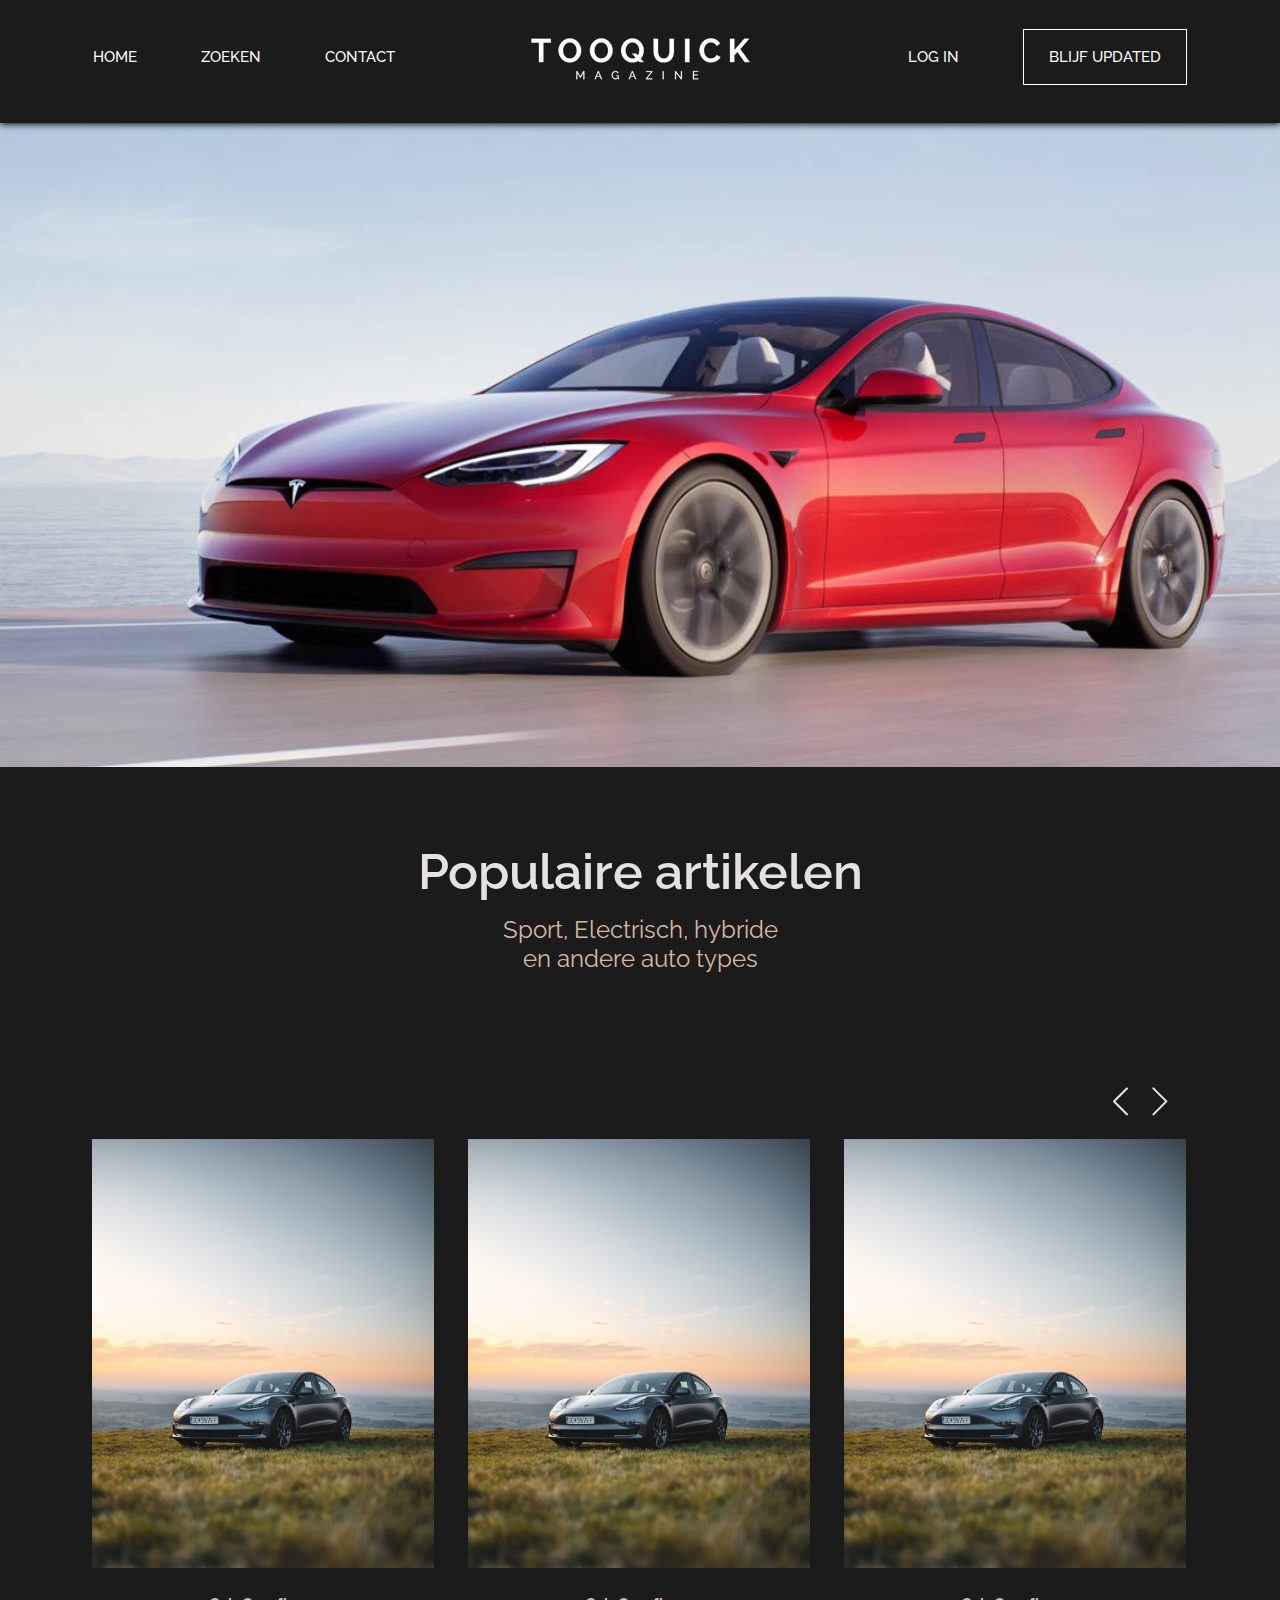
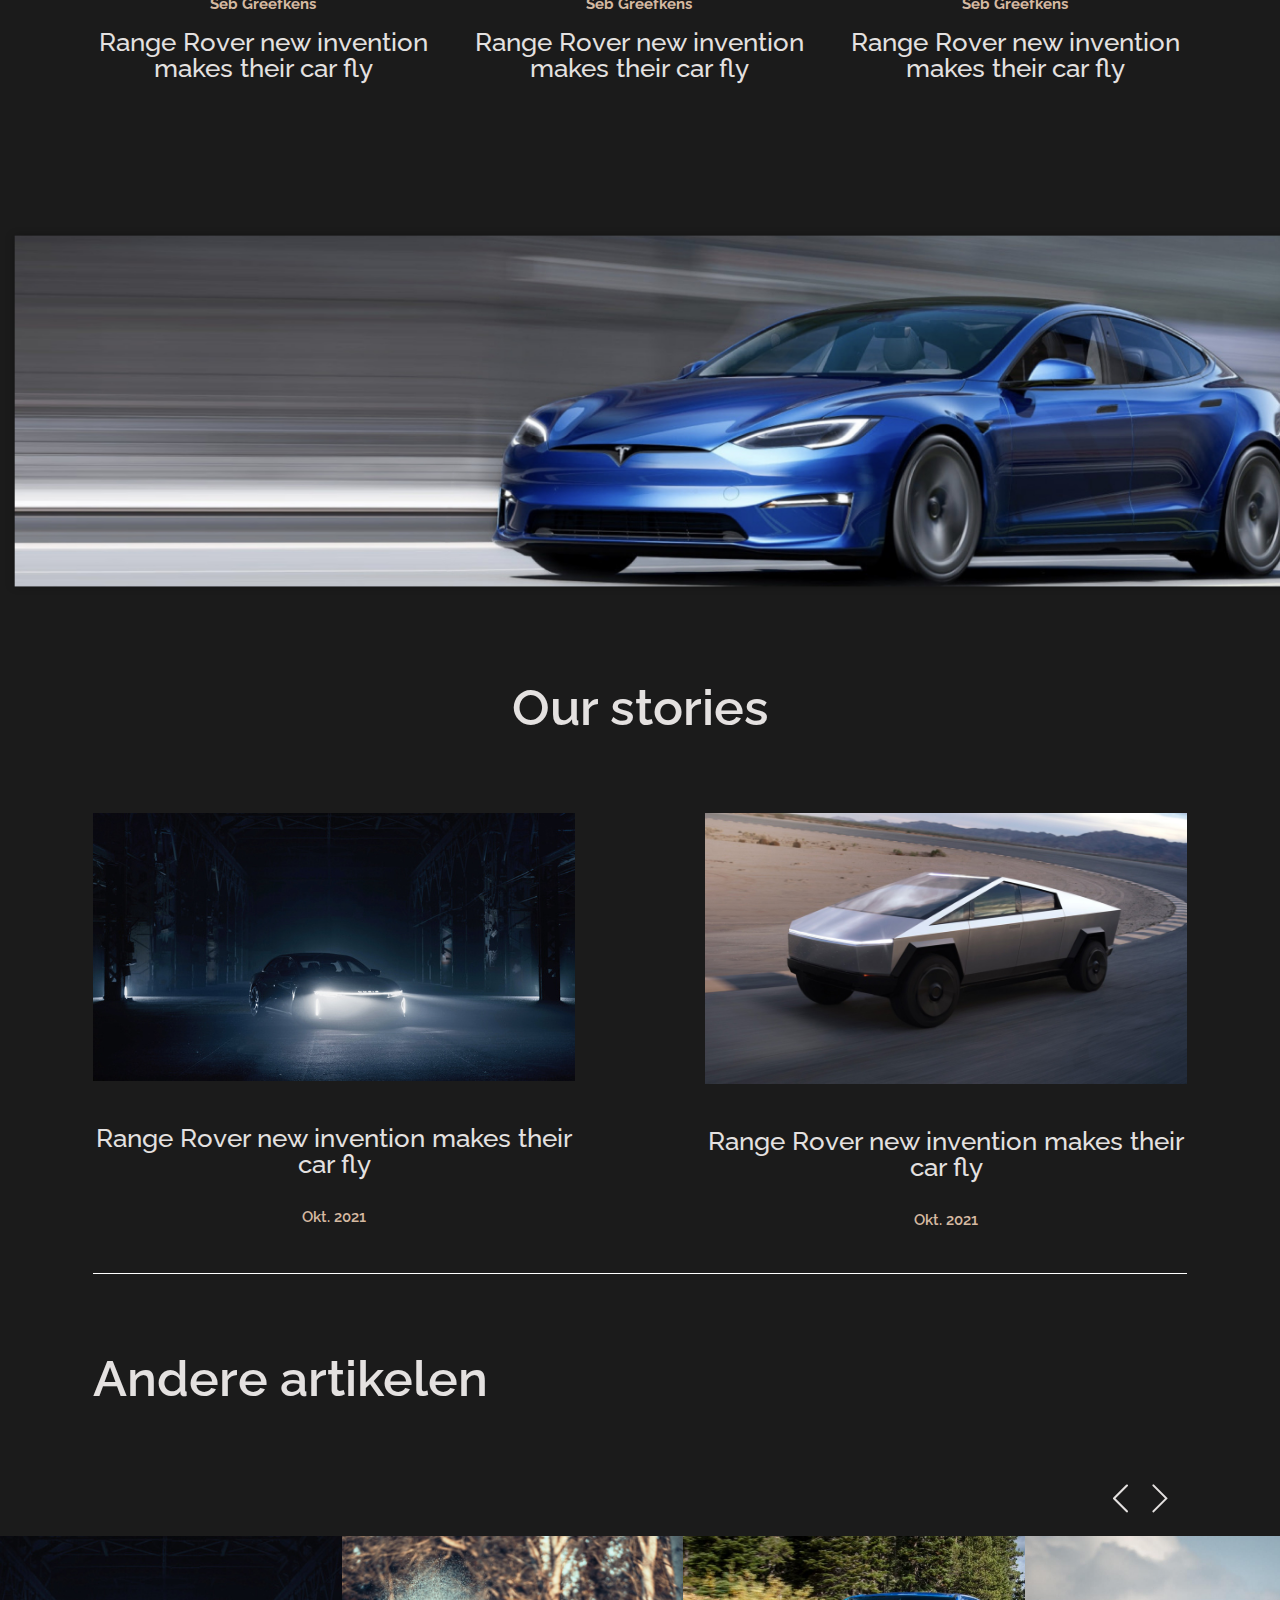
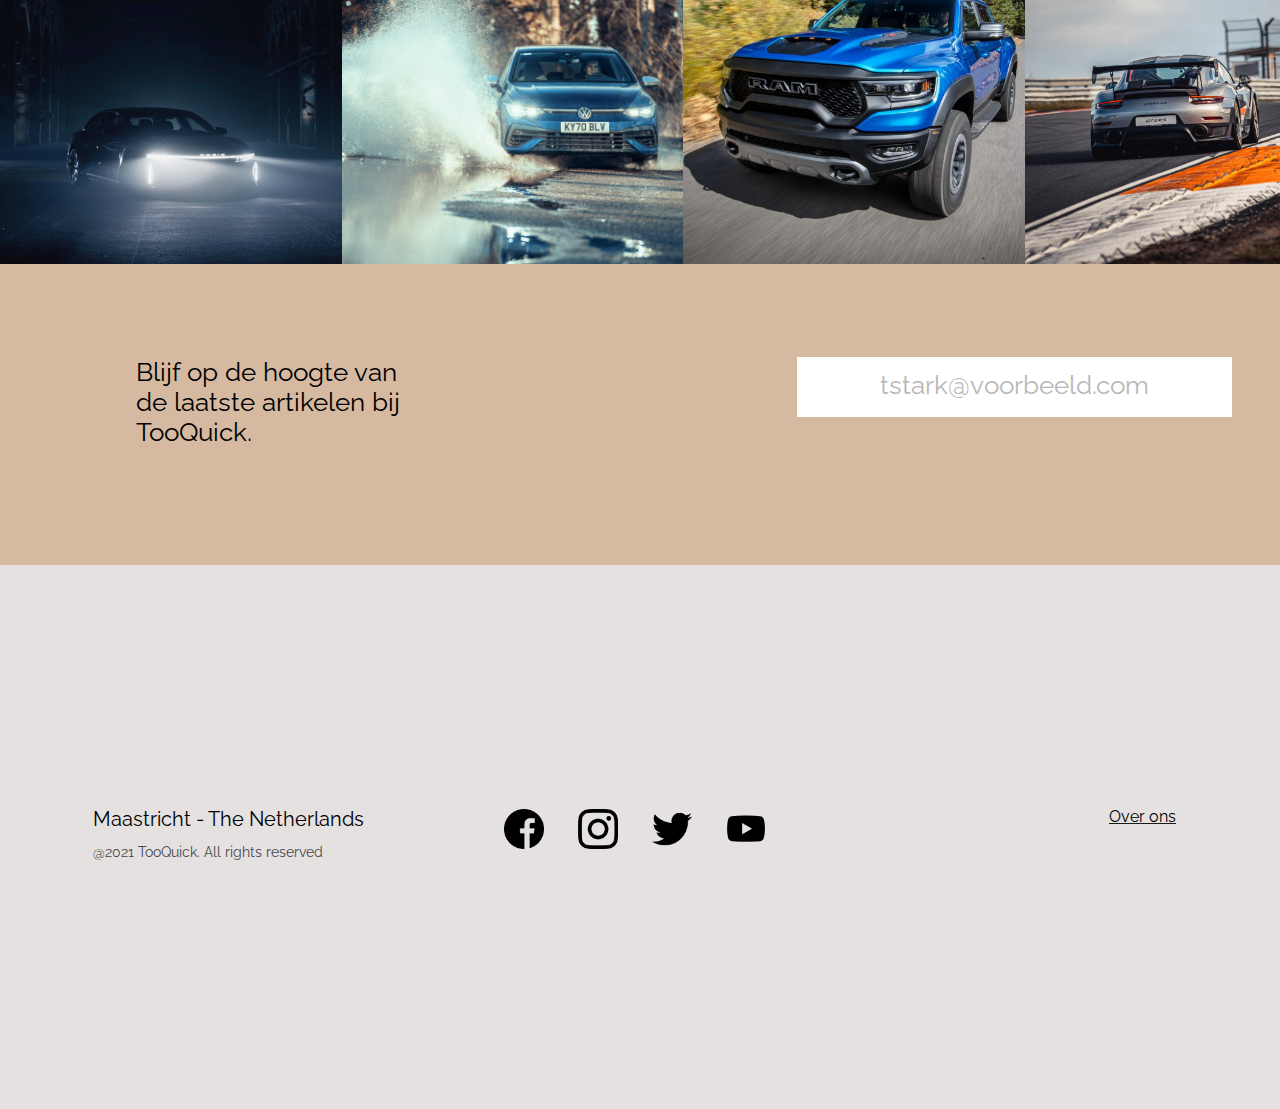
<file: index.html>
<!DOCTYPE html>
<html lang="en">

<head>
    <meta charset="UTF-8">
    <meta http-equiv="X-UA-Compatible" content="IE=edge">
    <meta name="viewport" content="width=device-width, initial-scale=1.0">
    <title>WEBMAGAZINE</title>
    <link rel="stylesheet" href="css/reset.css">
    <link rel="stylesheet" href="css/style.css">
    <link rel="preconnect" href="https://fonts.googleapis.com">
    <link rel="preconnect" href="https://fonts.gstatic.com" crossorigin>
    <link href="https://fonts.googleapis.com/css2?family=Raleway:wght@400;500;600;700&display=swap" rel="stylesheet">
</head>

<body>
    <header>
        <nav>
            <div class="links">
            <ul class="nav1">
                <li> <a href="/">HOME</a></li>
                <li> <a href="/">ZOEKEN</a></li>
                <li> <a href="/">CONTACT</a></li>
            </ul>
            </div>
        <div class="midden">
            <img class="" src="img/tooquick logo white.png" alt="tooquick logo">
        </div>
        <div class="rechts">
            <ul class="nav2">
                <li> <a href="/">LOG IN</a></li>
                <li> <a id="boxed" href="/">BLIJF UPDATED</a></li>
            </ul>
        </div>
            <div class="clear" ></div>
        </nav>
    </header>

    <section class="section-full1"></section>

    <section class="section-float">
        <h1>Populaire artikelen</h1>
        <h2>Sport, Electrisch, hybride
            en andere auto types</h2>

            <section class="section-page">
                <img class="page" src="img/Group 11.png" alt="">
                <img class="page" src="img/Group 17.png" alt="">
            </section>

            <div class="container">
                <div class="blok blok1">
                    <a href="nextpage.html">
                        <img class="img-blok1" src="img/photo-1571987502227-9231b837d92a.jpg"
                            alt="Land Rover">
                    </a>
                    <p class="seb">Seb Greefkens</p>
                    <p class="pop">Range Rover new invention
                        makes their car fly</p>
                </div>
                <div class="blok blok2">
                    <a href="nextpage.html">
                        <img class="img-blok1" src="img/photo-1571987502227-9231b837d92a.jpg"
                            alt="Land Rover">
                    </a>	
                    <p class="seb">Seb Greefkens</p>
                    <p class="pop">Range Rover new invention
                        makes their car fly</p>
                </div>
                <div class="blok blok3">
                    <a href="nextpage.html">
                        <img class="img-blok1" src="img/photo-1571987502227-9231b837d92a.jpg"
                            alt="Land Rover">
                    </a>
                    <p class="seb">Seb Greefkens</p>
                    <p class="pop">Range Rover new invention
                        makes their car fly</p>
                </div>
                <div class="clear"></div>
            </div>

    </section>

    <section class="section-full">
        <div>
            <a href="nextpage.html">
                <img class="img-blok4" src="img/Tesla-Model-S-Facelift-2021-FOTO-0013.png" alt="Tesla Model S">
            </a>
        </div>
    </section>

    <section class="section-stories">
        <h1 class="vid">Our stories</h1>

        <div class="container">

                <div class="blok5 blok">
                    <a href="nextpage.html">
                        <img class="img-blok5" src="img/lucid-air-dreamdrive-thumb.jpg"
                            alt="Lucid air">
                    </a>
                <p class="artikel-tekst">Range Rover new invention
                    makes their car fly</p>
                <p class="artikel-datum">Okt. 2021</p>
                </div>

                <div class="blok6 blok">
                    <a href="nextpage.html">
                        <img class="img-blok5" src="img/XfFY6Z6WrhVNoFZPEVeppg.jpg"
                            alt="Cybertruck">
                    </a>
                <p class="artikel-tekst">Range Rover new invention
                    makes their car fly</p>
                <p class="artikel-datum">Okt. 2021</p>
                </div>
            <div class="clear"></div>
        </div>

        <div id="hor-line"></div>
    </section>

    <section>
        <h1 class="andere-artikelen">Andere artikelen</h1>
    </section>

    <section class="section-page">
        <img class="page" src="img/Group 11.png" alt="">
        <img class="page" src="img/Group 17.png" alt="">
    </section>

    <section class="section-full">
        <div class="footer-blok1">
            <a href="nextpage.html">
                <img class="img-blok6" src="img/lucid-air-dreamdrive-thumb.jpg"
                    alt=""></a>
        </div>
        <div class="footer-blok1">
            <a href="nextpage.html">
                <img class="img-blok6" src="img/volkswagen-golf-r-rijder-voor-waterplas-2048x1365.jpg"
                    alt=""></a>
        </div>
        <div class="footer-blok1">
            <a href="nextpage.html">
                <img class="img-blok6" src="img/ram-trx-rijder-3-4-voor-2021-e1635500353802.jpg"
                    alt=""></a>
        </div>
        <div class="footer-blok1">
            <a href="nextpage.html">
                <img class="img-blok6" src="img/porsche-911-gt2-rs-mr-ronderecord-zandvoort-11-scaled.jpg"
                    alt=""></a>
        </div>
        <div class="clear"></div>
    </section>

    <section class="section-full2">
        <div class="section-full">
            <p id="tekst-contact">Blijf op de hoogte
                van de laatste artikelen
                bij TooQuick.</p>
            <div class="blok-mail">
                <p id="stark">tstark@voorbeeld.com</p>
            </div>

        </div>
        <div class="clear"></div>
    </section>
    <div class="section-full3">
        <section>
        <div class="social">
            <p id="tekst-contact2">Maastricht - The Netherlands</p>
        <p id="tekst-contact3">@2021 TooQuick. All rights reserved</p>
    </div>
        <div class="social media">
            <img class="socials" src="img/facebook.png" alt="">
            <img class="socials" src="img/instagram.png" alt="">
            <img class="socials" src="img/twitter.png" alt="">
            <img class="" src="img/youtube.png" alt="">
        </div>
        <div class="social ons"><p>Over ons</p></div>
    </section>
    </div>
</body>

</html>
</file>
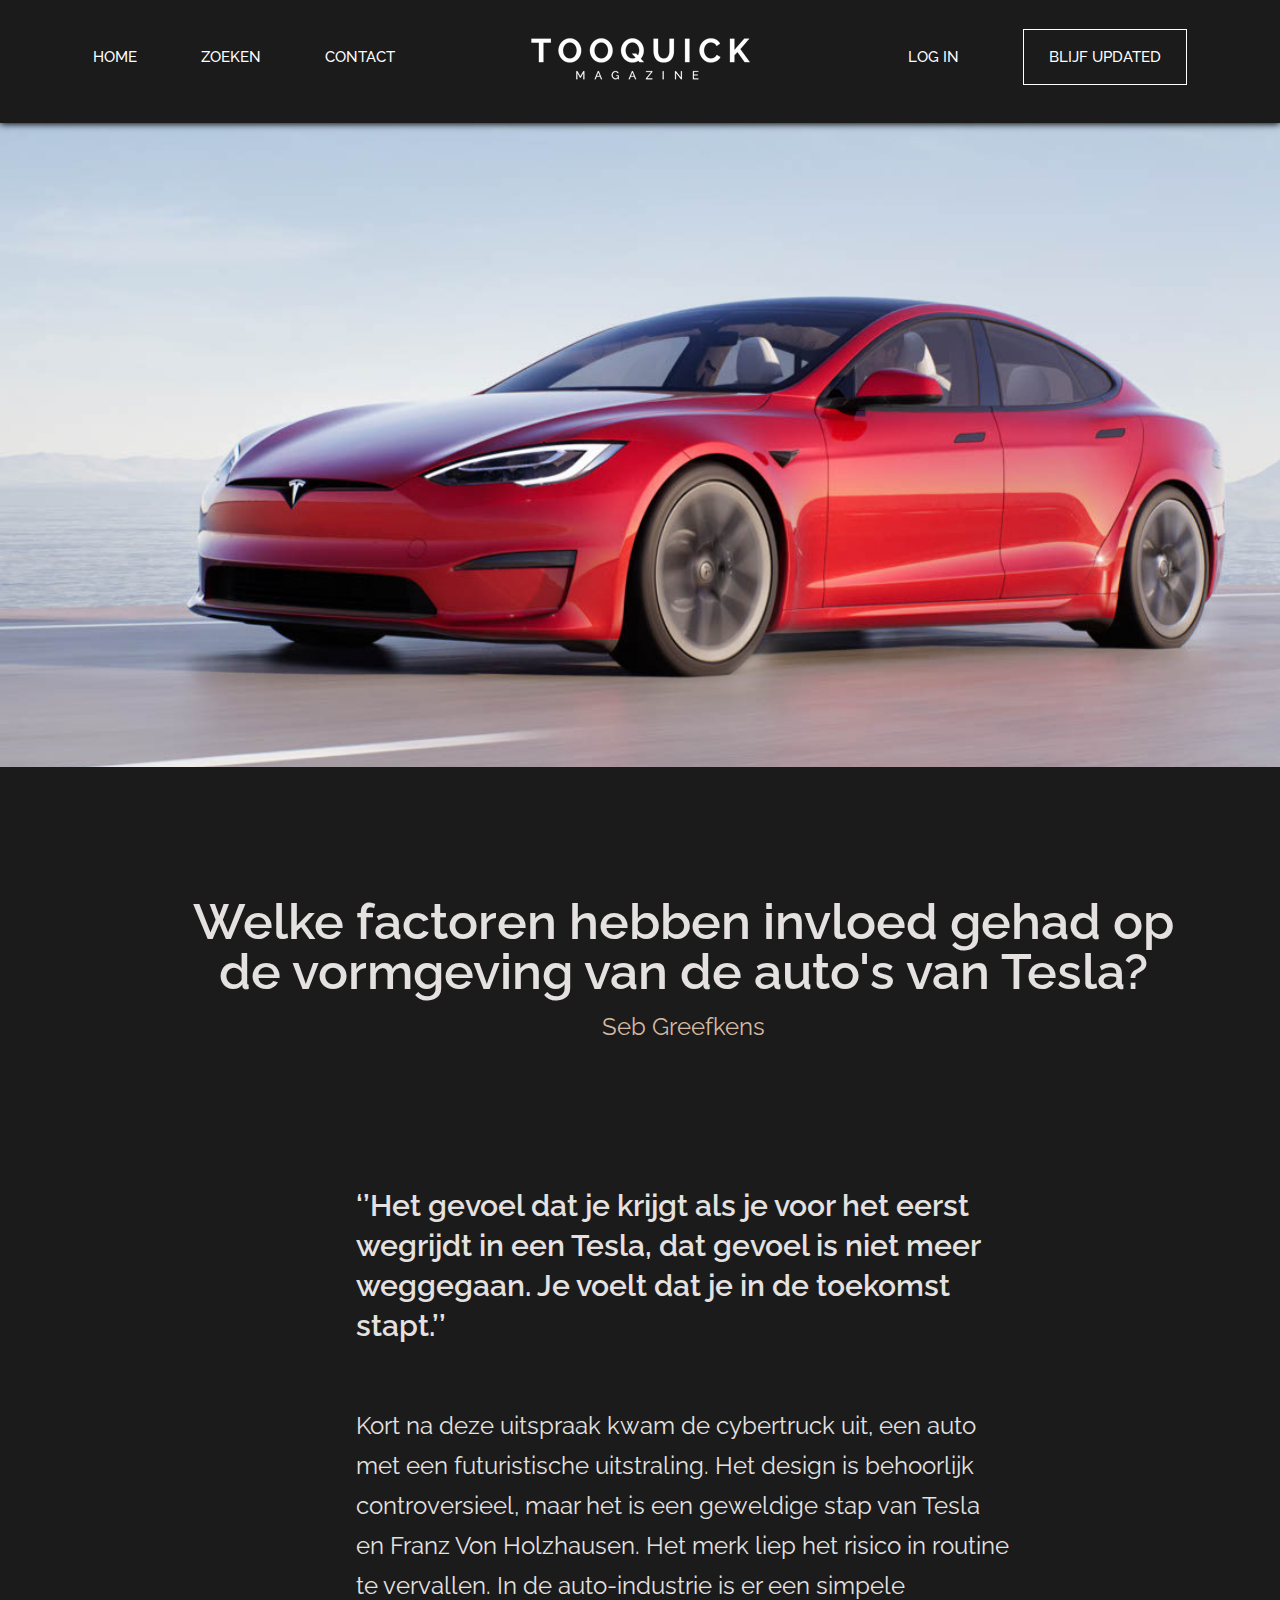
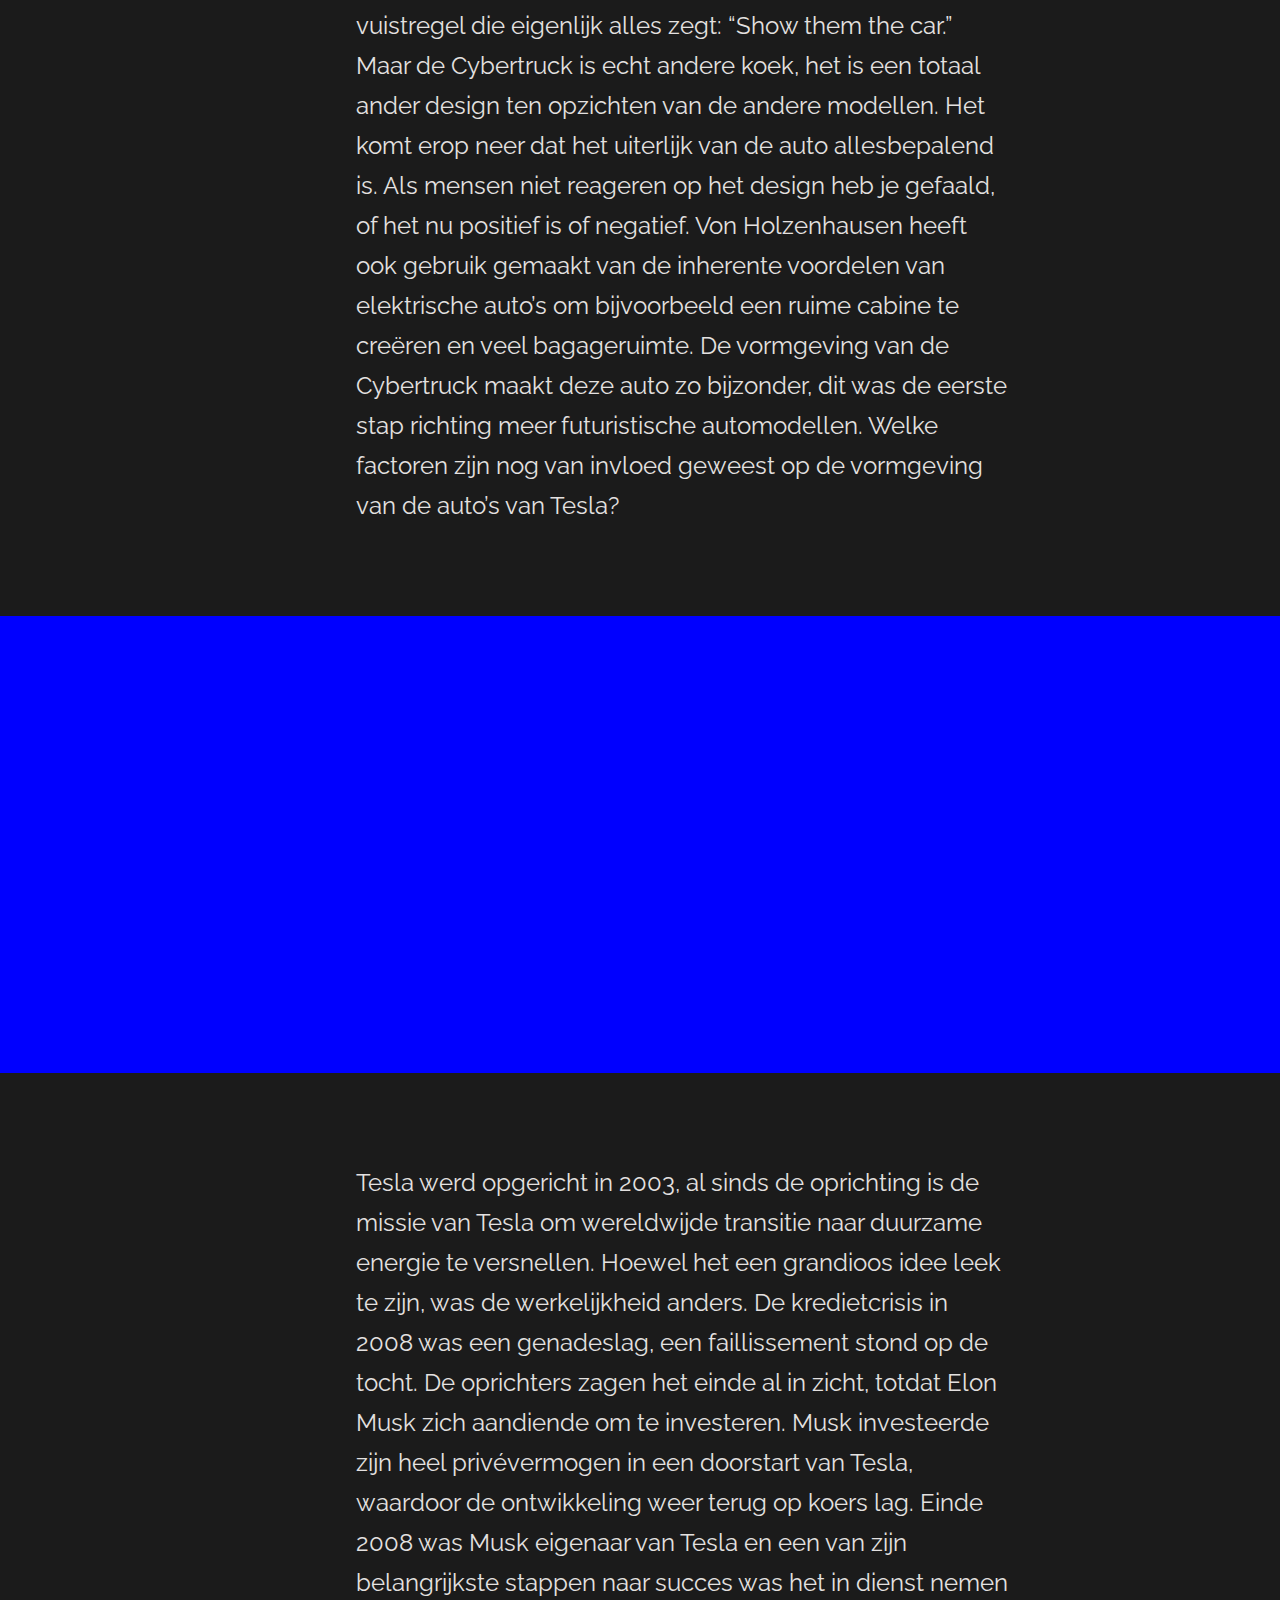
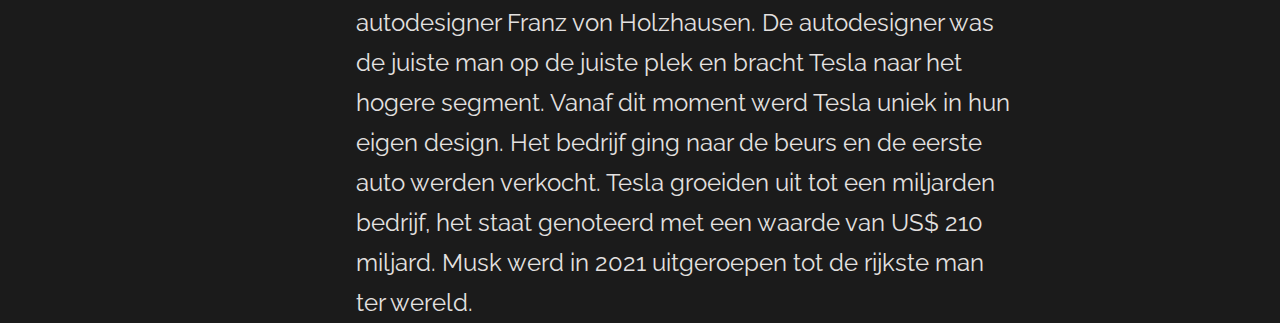
<file: nextpage.html>
<!DOCTYPE html>
<html lang="en">
<head>
    <meta charset="UTF-8">
    <meta http-equiv="X-UA-Compatible" content="IE=edge">
    <meta name="viewport" content="width=device-width, initial-scale=1.0">
    <title>Colored blocks</title>
    <link rel="stylesheet" href="css/reset.css">
    <link rel="stylesheet" href="css/style.css">
    <link rel="preconnect" href="https://fonts.googleapis.com">
<link rel="preconnect" href="https://fonts.gstatic.com" crossorigin>
<link href="https://fonts.googleapis.com/css2?family=Raleway:wght@500&display=swap" rel="stylesheet">
</head>
<body>
    <header>
        <nav>
            <div class="links">
            <ul class="nav1">
                <li> <a href="/">HOME</a></li>
                <li> <a href="/">ZOEKEN</a></li>
                <li> <a href="/">CONTACT</a></li>
            </ul>
            </div>
        <div class="midden">
            <img class="" src="img/tooquick logo white.png" alt="tooquick logo">
        </div>
        <div class="rechts">
            <ul class="nav2">
                <li> <a href="/">LOG IN</a></li>
                <li> <a id="boxed" href="/">BLIJF UPDATED</a></li>
            </ul>
        </div>
            <div class="clear" ></div>
        </nav>
    </header>

    <section class="section-full1"></section>

    <section class="section-full5 ">
        <h1 class="artikel-pagina">Welke factoren hebben invloed gehad op 
            de vormgeving van de auto's van Tesla?</h1>
            <h5>Seb Greefkens</h5>
            <section class="section-tekst">
                <h3>‘’Het gevoel dat je krijgt als je voor het eerst wegrijdt in een Tesla, dat gevoel is niet meer weggegaan. Je voelt dat je in de toekomst stapt.’’</h3>
                <h4>Kort na deze uitspraak kwam de cybertruck uit, een auto met een futuristische uitstraling. Het design is behoorlijk controversieel, maar het is een geweldige stap van Tesla en Franz Von Holzhausen. Het merk liep het risico in routine te vervallen. In de auto-industrie is er een simpele vuistregel die eigenlijk alles zegt: “Show them the car.” Maar de Cybertruck is echt andere koek, het is een totaal ander design ten opzichten van de andere modellen. Het komt erop neer dat het uiterlijk van de auto allesbepalend is. Als mensen niet reageren op het design heb je gefaald, of het nu positief is of negatief. Von Holzenhausen heeft ook gebruik gemaakt van de inherente voordelen van elektrische auto’s om bijvoorbeeld een ruime cabine te creëren en veel bagageruimte.
                    De vormgeving van de Cybertruck maakt deze auto zo bijzonder, dit was de eerste stap richting meer futuristische automodellen. Welke factoren zijn nog van invloed geweest op de vormgeving van de auto’s van Tesla?
                    </h4>
            </section>
            <section class="section-full5">
                <div class="blokartikel1"></div>
            </section>
            <section class="section-tekst">
                <h4>Tesla werd opgericht in 2003, al sinds de oprichting is de missie van Tesla om wereldwijde transitie naar duurzame energie te versnellen. Hoewel het een grandioos idee leek te zijn, was de werkelijkheid anders. De kredietcrisis in 2008 was een genadeslag, een faillissement stond op de tocht. De oprichters zagen het einde al in zicht, totdat Elon Musk zich aandiende om te investeren. Musk investeerde zijn heel privévermogen in een doorstart van Tesla, waardoor de ontwikkeling weer terug op koers lag. Einde 2008 was Musk eigenaar van Tesla en een van zijn belangrijkste stappen naar succes was het in dienst nemen autodesigner Franz von Holzhausen. De autodesigner was de juiste man op de juiste plek en bracht Tesla naar het hogere segment. Vanaf dit moment werd Tesla uniek in hun eigen design. Het bedrijf ging naar de beurs en de eerste auto werden verkocht. Tesla groeiden uit tot een miljarden bedrijf, het staat genoteerd met een waarde van US$ 210 miljard. Musk werd in 2021 uitgeroepen tot de rijkste man ter wereld.</h4>
            </section>
    </section>
</body>
</html>
</file>
<file: css/style.css>
html, body {
    background-color: #1B1B1B;
    font-family: 'Raleway', sans-serif;
    overflow-x: hidden;
}

.clear {
    clear: both;
}

header {
    background-color: #1B1B1B;
    height: auto;
    width: 100%;
    box-shadow: black 0px 1px 7px;
    position: relative;
}

nav {
    width: 1094px;
    height: 123px;
    margin: 0 auto;
}

.header-img {
    width: 1366px;
    height: 643px;
    object-fit: contain;
    float: left;
}

nav a {
    text-decoration: none;
    color: white;
    font-weight: 500;
    font-size: 15px;
}

.nav1 {
    list-style: none;
    padding-top: 49px;
    margin: 0 auto;
    float: left;
}

.nav1 li {
    display: inline;
    padding-right: 60px;
}

.nav2 {
    list-style: none;
    margin-top: 49px;
    float: right;
}

.nav2 li {
    display: inline;
    padding-left: 60px;
}

#boxed {
    border: solid 1px white;
    padding: 18px 25px 18px 25px;
}

.links {
    width: 400px;
    float: left;
}

.midden{
    width: 294px;
    float: left;
    margin: 0 auto;
    text-align: center;
    margin-top: 38px;
}

.rechts {
    width: 400px;
    float: left;
}

h1 {
    color: #E4E1E0;
    font-weight: 600;
    text-align: center;
    margin: 0 auto;
    margin-top: 80px;
    margin-bottom: 17.8px;
    font-size: 50px;
}

h2 {
    color: #D5B9A1;
    width: 293px;
    margin: 0 auto;
    font-size: 24px;
    text-align: center;
    margin-bottom: 114.4px;
    line-height: 29px;
}

section {
    width: 1094px;
    height: auto;
    margin: 0 auto;
}

.section-page {
    width: 1094px;
    height: auto;
    margin: 0 auto;
    text-align: right;
}

.page {
    margin-bottom: 20px;
    padding-right: 19px;
}

.section-float{
    width: 1096px;
    height: auto;
    margin: 0 auto;
    margin-bottom: 114.5px;
}

.section-full {
    width: 1366px;
    height: auto;
    margin: 0 auto;
    position: relative;
}

.section-full5 {
    width: 1366px;
    height: auto;
    margin: 0 auto;
}

.section-full1 {
    width: 1366px;
    height: 644px;
    margin: 0 auto;
    background-image: url(../img/tesla\ model\ s.jpg);
    background-repeat: repeat-y;
    background-size: cover;
}

.blok1 {
    width: 342px;
    margin-bottom: 26.2px;
    transition: transform .2s;
    float: left;
    margin-right: 34px;
}

.blok1:hover {
    transform: scale(1.07);
    -ms-transform: scale(1.07);
    -webkit-transform: scale(1.07);
}

.img-blok1 {
    width: 342px;
    height: 429px;
}

.blok2 {
    width: 342px;
    margin-bottom: 26.2px;
    transition: transform .2s;
    float: left;
    margin-right: 34px;
}

.blok2:hover {
    transform: scale(1.07);
    -ms-transform: scale(1.07);
    -webkit-transform: scale(1.07);
}

.blok3 {
    width: 342px;
    margin-bottom: 26.2px;
    transition: transform .2s;
    float: left;
}

.blok3:hover {
    transform: scale(1.07);
    -ms-transform: scale(1.07);
    -webkit-transform: scale(1.07);
}

.img-blok4 {
    width: 1366px;
    height: 378px;
}

.pop {
    color: #E4E1E0;
    text-align: center;
    font-weight: 500;
    font-size: 25.5px;
}

.vid {
    margin-bottom: 80px;
}

.img-blok5 { 
    width: 482px;
}

.blok5 {
    width: 482px;
    margin-bottom: 45px;
    transition: transform .2s;
    float: left;
    margin-right: 130px;
}
.blok5:hover {
    transform: scale(1.07);
    -ms-transform: scale(1.07);
    -webkit-transform: scale(1.07);
}

.blok6 {
    width: 482px;
    margin-bottom: 45px;
    transition: transform .2s;
    float: left;
}
.blok6:hover {
    transform: scale(1.07);
    -ms-transform: scale(1.07);
    -webkit-transform: scale(1.07);
}

.section-stories {
    border-bottom:  solid 1px;
    color: white;
    width: 1094px;
}
.blok p {
    text-align: center;
}

.seb {
    color: #D5B9A1;
    font-size: 15px;
    font-family: 'Raleway', sans-serif;
    font-weight: bold;
    margin-top: 26.2px;
    margin-bottom: 17.8px;
}

.artikel-tekst {
    color: #E4E1E0;
    font-weight: 500;
    font-size: 25.5px;
    margin-top: 42.1px;
}

.artikel-datum {
    color: #D5B9A1;
    font-size: 15px;
    font-family: 'Raleway', sans-serif;
    font-weight: 600;
    margin-top: 32.9px;
}

.andere-artikelen {
    text-align: left;
    margin-bottom: 80px;
}

.img-blok6 {
    width: 341.5px;
    height: 328px;
    object-fit: cover;
}

.footer-blok1 {
    float: left;
}

.section-full2 {
    width: 100%;
    height: auto;
    margin: 0 auto;
    background-color: #D5B9A1;
    padding-top: 120px;
    padding-bottom: 118px;
    margin-top: -30px;
}

#tekst-contact {
    font-size: 25.5px;
    line-height: 30px;
    width: 273px;
    margin-left: 136px;
    float: left;
}

.blok-mail {
    height: 60px;
    width: 435px;
    background-color: white;
    float: right;
    margin-right: 134px;
}

#stark {
    text-align: center;
    font-weight: 400;
    margin: 0 auto;
    margin-top: 15px;
    font-size: 26px;
    color: #B8B8B8;
}

.section-full3 {
    width: 100%;
    height: 544px;
    margin: 0 auto;
    background-color: #E4E1E0;
}

#tekst-contact2 {
    font-size: 20px;
}

.social { 
float: left;
width: 33%;
margin-top: 244px;
}

.socials {
    padding-right: 30px;
}

.ons {
    text-align: right;
    text-decoration: underline #1B1B1B 1px;
}

.media {
text-align: center;
}

#tekst-contact3{
    font-size: 14px;
    font-weight: 400;
    color: #474747;
    padding-top: 16px;
}
.section-tekst {
    width: 654px;
    height: auto;
}

h3 {
    font-size: 30px;
    width: 100%;
    font-weight: 600;
    line-height: 40px;
    color: #E4E1E0;
    margin-bottom: 60px;
}

h4 {
    color: #E4E1E0;
    width: 100%;
    font-size: 24px;
    text-align: left;
    line-height: 40px;
}

h5 {
    color: #D5B9A1;
    margin: 0 auto;
    font-size: 24px;
    text-align: center;
    margin-bottom: 147px;
}

.blokartikel1{
    background-color: blue;
    width: 1366px;
    height: 457.32px;
    margin-top: 90px;
    margin-bottom: 90px;
}

.artikel-pagina {
    width: 994px;
    margin-top: 130px;
}
</file>
